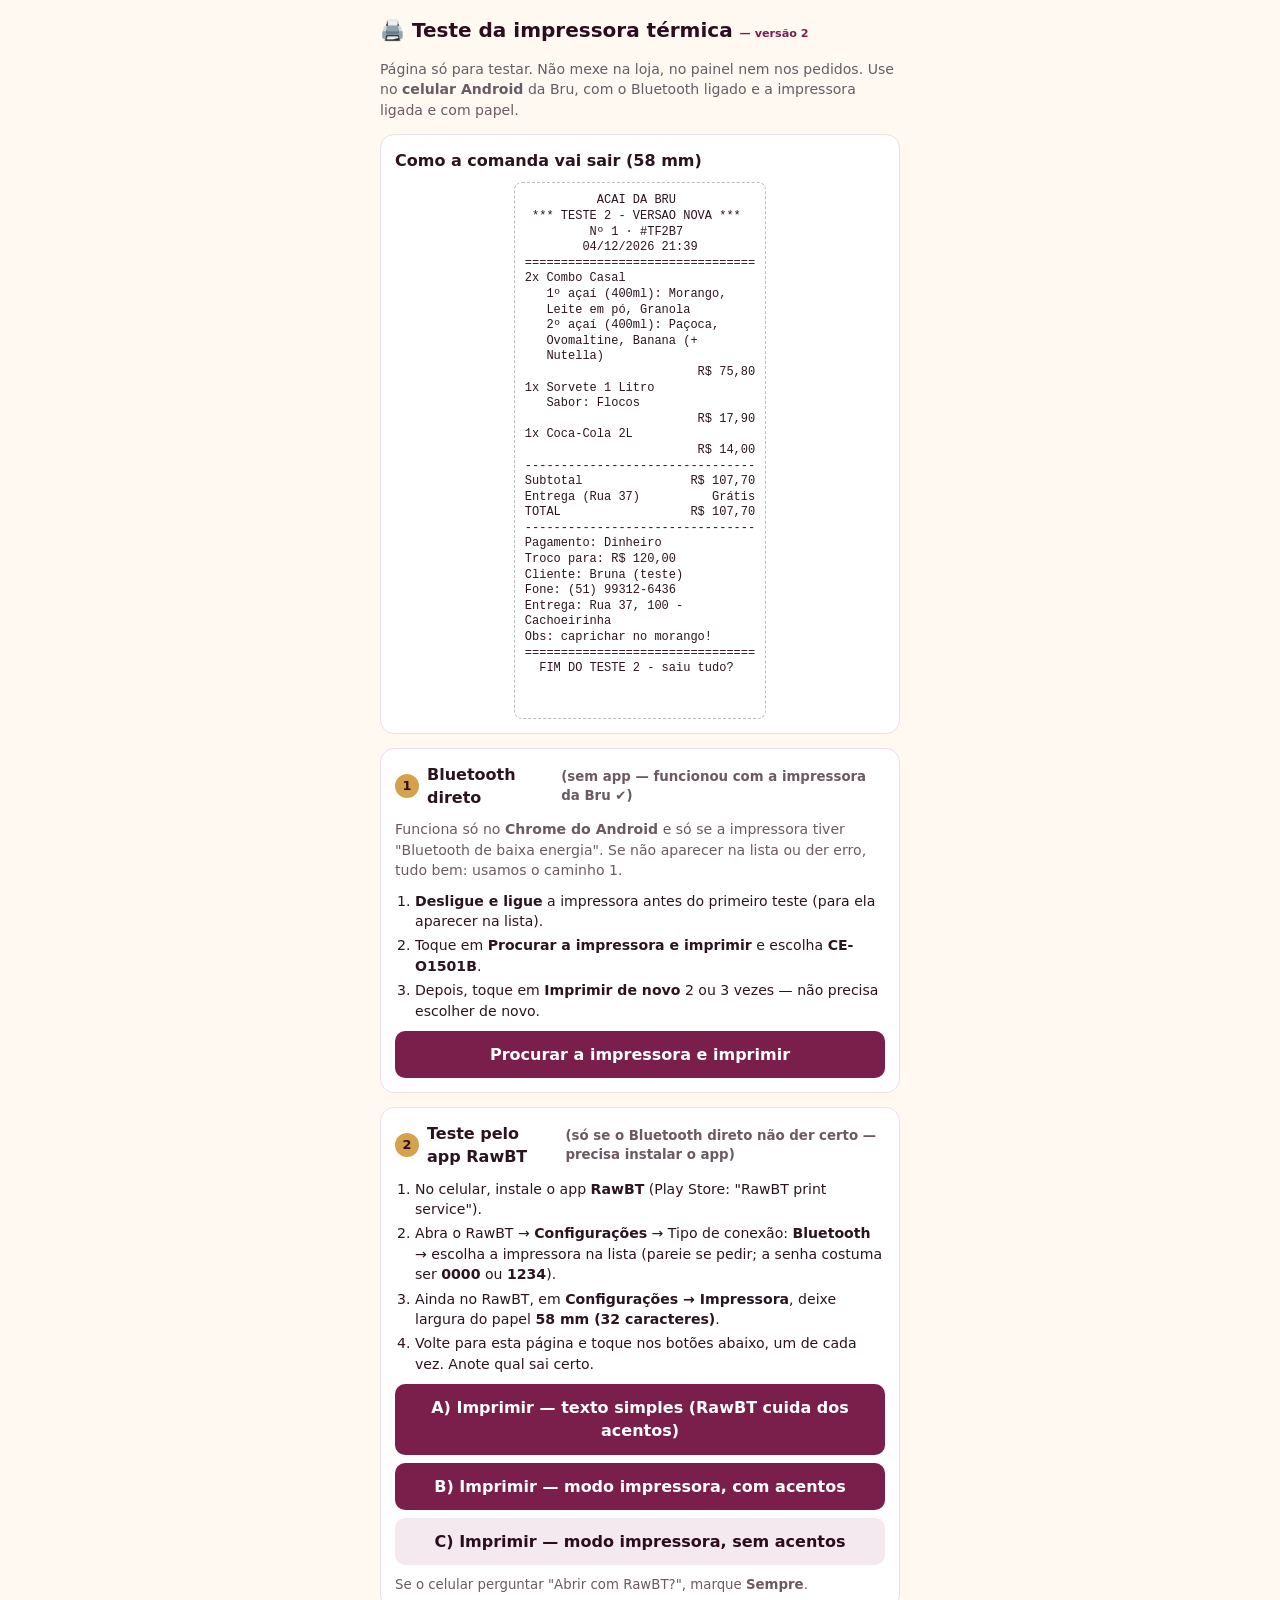
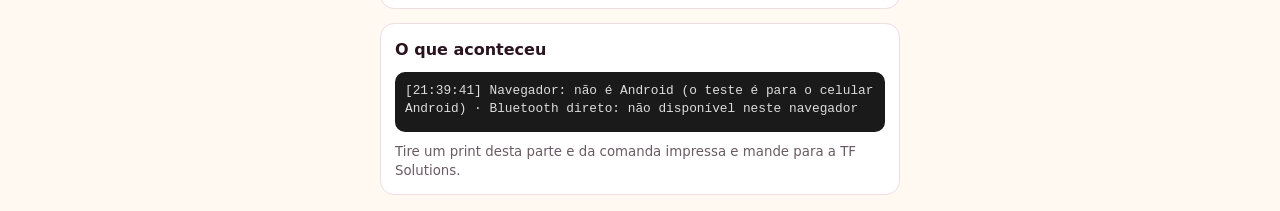
<file: teste-impressora.html>
<!DOCTYPE html>
<html lang="pt-BR">
<head>
  <meta charset="UTF-8">
  <meta name="viewport" content="width=device-width, initial-scale=1.0">
  <meta name="robots" content="noindex, nofollow">
  <title>Teste da impressora – Açaí da Bru</title>
  <!--
    Página de TESTE (não aparece na loja nem no painel). Serve para descobrir como a
    impressora térmica da Bru (Celark CE-O1501B, 58 mm, Bluetooth) imprime a partir do
    celular Android, antes de colocar o botão "Imprimir" nos pedidos do painel.
    Teste 1: app RawBT (Bluetooth comum).  Teste 2: Bluetooth direto do Chrome (só BLE).
  -->
  <style>
    :root { --vinho:#7A1F4B; --escuro:#2B0D1E; --ouro:#D4A24C; --borda:#EEDDE3; --ok:#16a34a; --erro:#e11d48; }
    * { box-sizing: border-box; margin: 0; padding: 0; }
    body { font-family: system-ui, -apple-system, Segoe UI, Roboto, sans-serif; background: #FFF9F2; color: #2B1420; padding: 16px; line-height: 1.45; }
    main { max-width: 520px; margin: 0 auto; display: flex; flex-direction: column; gap: 14px; }
    h1 { font-size: 1.25rem; color: var(--escuro); }
    .sub { font-size: .88rem; color: #6b5a63; }
    .card { background: #fff; border: 1px solid var(--borda); border-radius: 14px; padding: 14px; display: flex; flex-direction: column; gap: 10px; }
    .card h2 { font-size: 1rem; display: flex; gap: 8px; align-items: center; }
    .n { background: var(--ouro); color: var(--escuro); width: 24px; height: 24px; border-radius: 50%; display: inline-flex; align-items: center; justify-content: center; font-size: .8rem; font-weight: 800; flex-shrink: 0; }
    ol { padding-left: 20px; font-size: .88rem; display: flex; flex-direction: column; gap: 4px; }
    button { font: inherit; font-weight: 700; border: 0; border-radius: 10px; padding: 12px 14px; cursor: pointer; background: var(--vinho); color: #fff; }
    button.claro { background: #f3e9ee; color: var(--escuro); }
    .botoes { display: flex; flex-direction: column; gap: 8px; }
    pre { background: #fff; border: 1px dashed #bbb; border-radius: 8px; padding: 10px; font-size: 12px; line-height: 1.3; overflow-x: auto; width: max-content; max-width: 100%; margin: 0 auto; }
    #log { font-size: .8rem; font-family: ui-monospace, monospace; background: #1a1a1a; color: #ddd; border-radius: 10px; padding: 10px; min-height: 60px; white-space: pre-wrap; }
    .ok { color: #7ee2a0; } .erro { color: #ff8a9b; }
    small { color: #6b5a63; }
    label { font-size: .85rem; display: flex; gap: 8px; align-items: center; }
  </style>
</head>
<body>
<main>
  <h1>🖨️ Teste da impressora térmica <small style="font-size:.7rem;color:#7A1F4B">— versão 2</small></h1>
  <p class="sub">Página só para testar. Não mexe na loja, no painel nem nos pedidos. Use no <strong>celular Android</strong> da Bru, com o Bluetooth ligado e a impressora ligada e com papel.</p>

  <div class="card">
    <h2>Como a comanda vai sair (58 mm)</h2>
    <pre id="previa"></pre>
  </div>

  <div class="card">
    <h2><span class="n">1</span> Bluetooth direto <small>(sem app — funcionou com a impressora da Bru ✔)</small></h2>
    <p class="sub">Funciona só no <strong>Chrome do Android</strong> e só se a impressora tiver "Bluetooth de baixa energia". Se não aparecer na lista ou der erro, tudo bem: usamos o caminho 1.</p>
    <ol>
      <li><strong>Desligue e ligue</strong> a impressora antes do primeiro teste (para ela aparecer na lista).</li>
      <li>Toque em <strong>Procurar a impressora e imprimir</strong> e escolha <strong>CE-O1501B</strong>.</li>
      <li>Depois, toque em <strong>Imprimir de novo</strong> 2 ou 3 vezes — não precisa escolher de novo.</li>
    </ol>
    <div class="botoes">
      <button onclick="imprimirBluetoothDireto(false)">Procurar a impressora e imprimir</button>
      <button id="bt-novamente" onclick="imprimirBluetoothDireto(true)" hidden>Imprimir de novo (mesma impressora)</button>
      <button id="bt-desconectar" class="claro" onclick="desconectarImpressora()" hidden>Desconectar</button>
    </div>
  </div>

  <div class="card">
    <h2><span class="n">2</span> Teste pelo app RawBT <small>(só se o Bluetooth direto não der certo — precisa instalar o app)</small></h2>
    <ol>
      <li>No celular, instale o app <strong>RawBT</strong> (Play Store: "RawBT print service").</li>
      <li>Abra o RawBT → <strong>Configurações</strong> → Tipo de conexão: <strong>Bluetooth</strong> → escolha a impressora na lista (pareie se pedir; a senha costuma ser <strong>0000</strong> ou <strong>1234</strong>).</li>
      <li>Ainda no RawBT, em <strong>Configurações → Impressora</strong>, deixe largura do papel <strong>58 mm (32 caracteres)</strong>.</li>
      <li>Volte para esta página e toque nos botões abaixo, um de cada vez. Anote qual sai certo.</li>
    </ol>
    <div class="botoes">
      <button onclick="imprimirRawbtTexto()">A) Imprimir — texto simples (RawBT cuida dos acentos)</button>
      <button onclick="imprimirRawbtEscpos(true)">B) Imprimir — modo impressora, com acentos</button>
      <button class="claro" onclick="imprimirRawbtEscpos(false)">C) Imprimir — modo impressora, sem acentos</button>
    </div>
    <small>Se o celular perguntar "Abrir com RawBT?", marque <strong>Sempre</strong>.</small>
  </div>

  <div class="card">
    <h2>O que aconteceu</h2>
    <div id="log">Aguardando o teste…</div>
    <small>Tire um print desta parte e da comanda impressa e mande para a TF Solutions.</small>
  </div>
</main>

<script>
// ── Comanda de exemplo (32 colunas = papel de 58 mm) ─────────────────────────
const COLS = 32;
const linha = (c = "-") => c.repeat(COLS);
const centro = (t) => { t = String(t); const e = Math.max(0, Math.floor((COLS - t.length) / 2)); return " ".repeat(e) + t; };
const lado = (a, b) => { a = String(a); b = String(b); const esp = COLS - a.length - b.length; return esp >= 1 ? a + " ".repeat(esp) + b : a + "\n" + " ".repeat(Math.max(0, COLS - b.length)) + b; };
const quebra = (t, rec = 0) => {
  const pal = String(t).split(" "), out = []; let at = "";
  pal.forEach(p => { if ((at + " " + p).trim().length > COLS - rec) { out.push(at); at = p; } else at = (at + " " + p).trim(); });
  if (at) out.push(at);
  return out.map(l => " ".repeat(rec) + l).join("\n");
};
const agora = new Date();
const COMANDA = [
  centro("ACAI DA BRU"),
  centro("*** TESTE 2 - VERSAO NOVA ***"),
  centro("Nº 1 · #TF2B7"),
  centro(agora.toLocaleDateString("pt-BR") + " " + agora.toLocaleTimeString("pt-BR", { hour: "2-digit", minute: "2-digit" })),
  linha("="),
  "2x Combo Casal",
  quebra("1º açaí (400ml): Morango, Leite em pó, Granola", 3),
  quebra("2º açaí (400ml): Paçoca, Ovomaltine, Banana (+ Nutella)", 3),
  lado("", "R$ 75,80"),
  "1x Sorvete 1 Litro",
  quebra("Sabor: Flocos", 3),
  lado("", "R$ 17,90"),
  "1x Coca-Cola 2L",
  lado("", "R$ 14,00"),
  linha("-"),
  lado("Subtotal", "R$ 107,70"),
  lado("Entrega (Rua 37)", "Grátis"),
  lado("TOTAL", "R$ 107,70"),
  linha("-"),
  "Pagamento: Dinheiro",
  "Troco para: R$ 120,00",
  "Cliente: Bruna (teste)",
  "Fone: (51) 99312-6436",
  quebra("Entrega: Rua 37, 100 - Cachoeirinha"),
  quebra("Obs: caprichar no morango!"),
  linha("="),
  centro("FIM DO TESTE 2 - saiu tudo?"),
  "", "", "",
].join("\n");
document.getElementById("previa").textContent = COMANDA;

// ── Registro do teste ────────────────────────────────────────────────────────
const logEl = document.getElementById("log");
const log = (msg, cls = "") => {
  if (logEl.textContent === "Aguardando o teste…") logEl.textContent = "";
  const s = document.createElement("div"); if (cls) s.className = cls;
  s.textContent = `[${new Date().toLocaleTimeString("pt-BR")}] ${msg}`; logEl.appendChild(s);
};
log(`Navegador: ${navigator.userAgent.includes("Android") ? "Android" : "não é Android (o teste é para o celular Android)"} · Bluetooth direto: ${"bluetooth" in navigator ? "disponível" : "não disponível neste navegador"}`);

// ── Texto → bytes da impressora (página de código 860, português) ────────────
const CP860 = { "á":0xA0,"à":0x85,"â":0x83,"ã":0x84,"é":0x82,"ê":0x88,"í":0xA1,"ó":0xA2,"ô":0x93,"õ":0x94,"ú":0xA3,"ü":0x81,"ç":0x87,
  "Á":0x86,"À":0x91,"Â":0x8F,"Ã":0x8E,"É":0x90,"Ê":0x89,"Í":0x8B,"Ó":0x9F,"Ô":0x8C,"Õ":0x99,"Ú":0x96,"Ç":0x80,"º":0xA7,"ª":0xA6 };
const semAcento = (t) => t.normalize("NFD").replace(/[̀-ͯ]/g, "").replace(/º/g, "o").replace(/ª/g, "a");
function bytesEscpos(texto, comAcentos) {
  const out = [0x1B, 0x40]; // inicia a impressora
  if (comAcentos) out.push(0x1B, 0x74, 0x03); // tabela de caracteres 860 (português)
  const t = comAcentos ? texto : semAcento(texto);
  for (const ch of t) {
    if (ch === "\n") out.push(0x0A);
    else if (CP860[ch] !== undefined && comAcentos) out.push(CP860[ch]);
    else { const c = ch.charCodeAt(0); out.push(c < 128 ? c : 0x3F); }
  }
  out.push(0x0A, 0x0A, 0x0A, 0x1D, 0x56, 0x42, 0x00); // avança o papel (+ corte, se tiver)
  return new Uint8Array(out);
}
const base64 = (bytes) => { let s = ""; bytes.forEach(b => s += String.fromCharCode(b)); return btoa(s); };

// ── Teste 1: RawBT ───────────────────────────────────────────────────────────
const SUFIXO_RAWBT = "#Intent;scheme=rawbt;package=ru.a402d.rawbtprinter;end;";
function abrirRawbt(url, rotulo) {
  log(`${rotulo}: chamando o RawBT…`);
  try { window.location.href = url; }
  catch (e) { log(`${rotulo}: erro — ${e.message}`, "erro"); return; }
  setTimeout(() => log(`${rotulo}: se nada aconteceu, confira se o RawBT está instalado e com a impressora escolhida.`), 2500);
}
function imprimirRawbtTexto() {
  abrirRawbt("intent:" + encodeURIComponent(COMANDA) + SUFIXO_RAWBT, "A) Texto simples");
}
function imprimirRawbtEscpos(comAcentos) {
  const b64 = base64(bytesEscpos(COMANDA, comAcentos));
  abrirRawbt("intent:base64," + b64 + SUFIXO_RAWBT, comAcentos ? "B) Modo impressora com acentos" : "C) Modo impressora sem acentos");
}

// ── Teste 2: Bluetooth direto (Web Bluetooth, só BLE) ────────────────────────
// A impressora fica CONECTADA depois da 1ª vez: as próximas impressões usam a mesma
// conexão (sem abrir a lista de novo). Os dados vão em pedaços pequenos (20 bytes),
// esperando a impressora confirmar cada um — assim a comanda sai inteira.
const SERVICOS = [
  "000018f0-0000-1000-8000-00805f9b34fb", "0000ff00-0000-1000-8000-00805f9b34fb",
  "0000fee7-0000-1000-8000-00805f9b34fb", "49535343-fe7d-4ae5-8fa9-9fafd205e455",
  "e7810a71-73ae-499d-8c15-faa9aef0c3f2",
];
let impDev = null, impCarac = null;
const pausa = (ms) => new Promise(r => setTimeout(r, ms));
function mostrarBotoesConectado(on) {
  document.getElementById("bt-novamente").hidden = !on;
  document.getElementById("bt-desconectar").hidden = !on;
}
async function acharCanal(srv) {
  for (const uuid of SERVICOS) {
    try {
      const s = await srv.getPrimaryService(uuid);
      for (const c of await s.getCharacteristics()) if (c.properties.write || c.properties.writeWithoutResponse) return c;
    } catch (e) { /* serviço não existe nesta impressora */ }
  }
  return null;
}
async function conectar(dev) {
  if (!dev.gatt.connected) { log(`Conectando em "${dev.name || "impressora"}"…`); await dev.gatt.connect(); }
  impCarac = await acharCanal(dev.gatt);
  if (!impCarac) throw new Error("a impressora não tem canal de impressão por aqui");
  impDev = dev;
  dev.addEventListener("gattserverdisconnected", () => { log("A impressora desconectou (desligou ou ficou longe). Toque em \"Imprimir de novo\" que ela reconecta."); }, { once: true });
  mostrarBotoesConectado(true);
}
async function enviarBytes(dados) {
  const comResposta = impCarac.properties.write;
  for (let i = 0; i < dados.length; i += 20) {
    const parte = dados.slice(i, i + 20);
    if (comResposta) await impCarac.writeValueWithResponse(parte);
    else { await impCarac.writeValueWithoutResponse(parte); await pausa(25); }
  }
}
async function imprimirBluetoothDireto(novamente) {
  if (!("bluetooth" in navigator)) { log("Bluetooth direto: este navegador não permite. Use o Chrome no Android.", "erro"); return; }
  try {
    if (novamente && impDev) {
      await conectar(impDev);
    } else {
      // Já autorizada antes? Tenta reconectar sem abrir a lista
      let dev = null;
      if (navigator.bluetooth.getDevices) {
        try { dev = (await navigator.bluetooth.getDevices()).find(d => /CE-|printer|impress|MPT|PT-|RPP/i.test(d.name || "")) || null; } catch (e) { dev = null; }
      }
      if (!dev) {
        log("Escolha a impressora na lista que vai abrir…");
        dev = await navigator.bluetooth.requestDevice({ acceptAllDevices: true, optionalServices: SERVICOS });
      }
      await conectar(dev);
      log(`Conectada: "${dev.name || "impressora"}".`, "ok");
    }
    log("Imprimindo… (a comanda inteira leva alguns segundos)");
    const t0 = Date.now();
    await enviarBytes(bytesEscpos(COMANDA, true));
    log(`Enviado por completo em ${((Date.now() - t0) / 1000).toFixed(1)}s! Saiu inteira, até "Obrigado pela preferência"?`, "ok");
  } catch (e) {
    if (e.name === "NotFoundError") log("Nenhuma impressora escolhida. Se ela não aparece na lista: DESLIGUE e LIGUE a impressora e tente de novo.", "erro");
    else log(`Bluetooth direto: ${e.message}. Desligue e ligue a impressora e tente de novo.`, "erro");
  }
}
function desconectarImpressora() {
  try { impDev?.gatt?.disconnect(); } catch (e) {}
  impDev = null; impCarac = null; mostrarBotoesConectado(false);
  log("Desconectada.");
}
</script>
</body>
</html>
</file>
